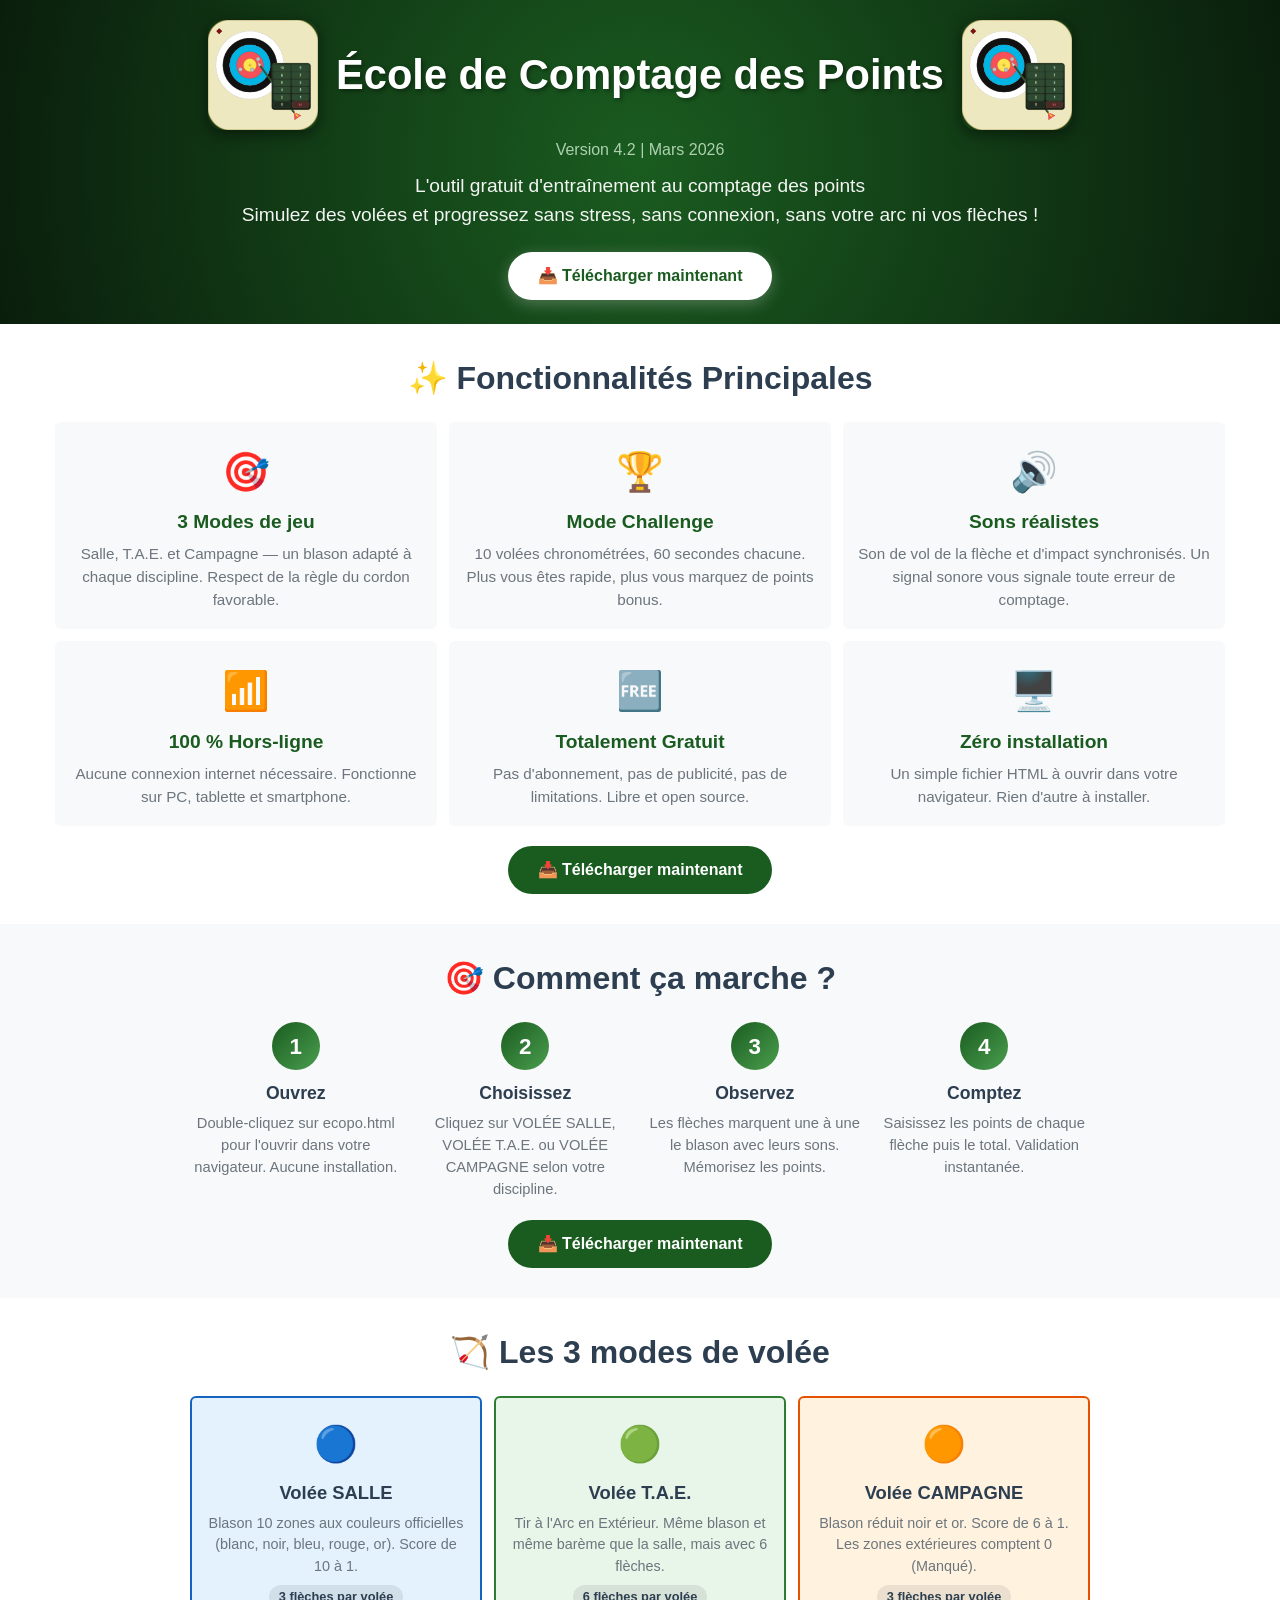
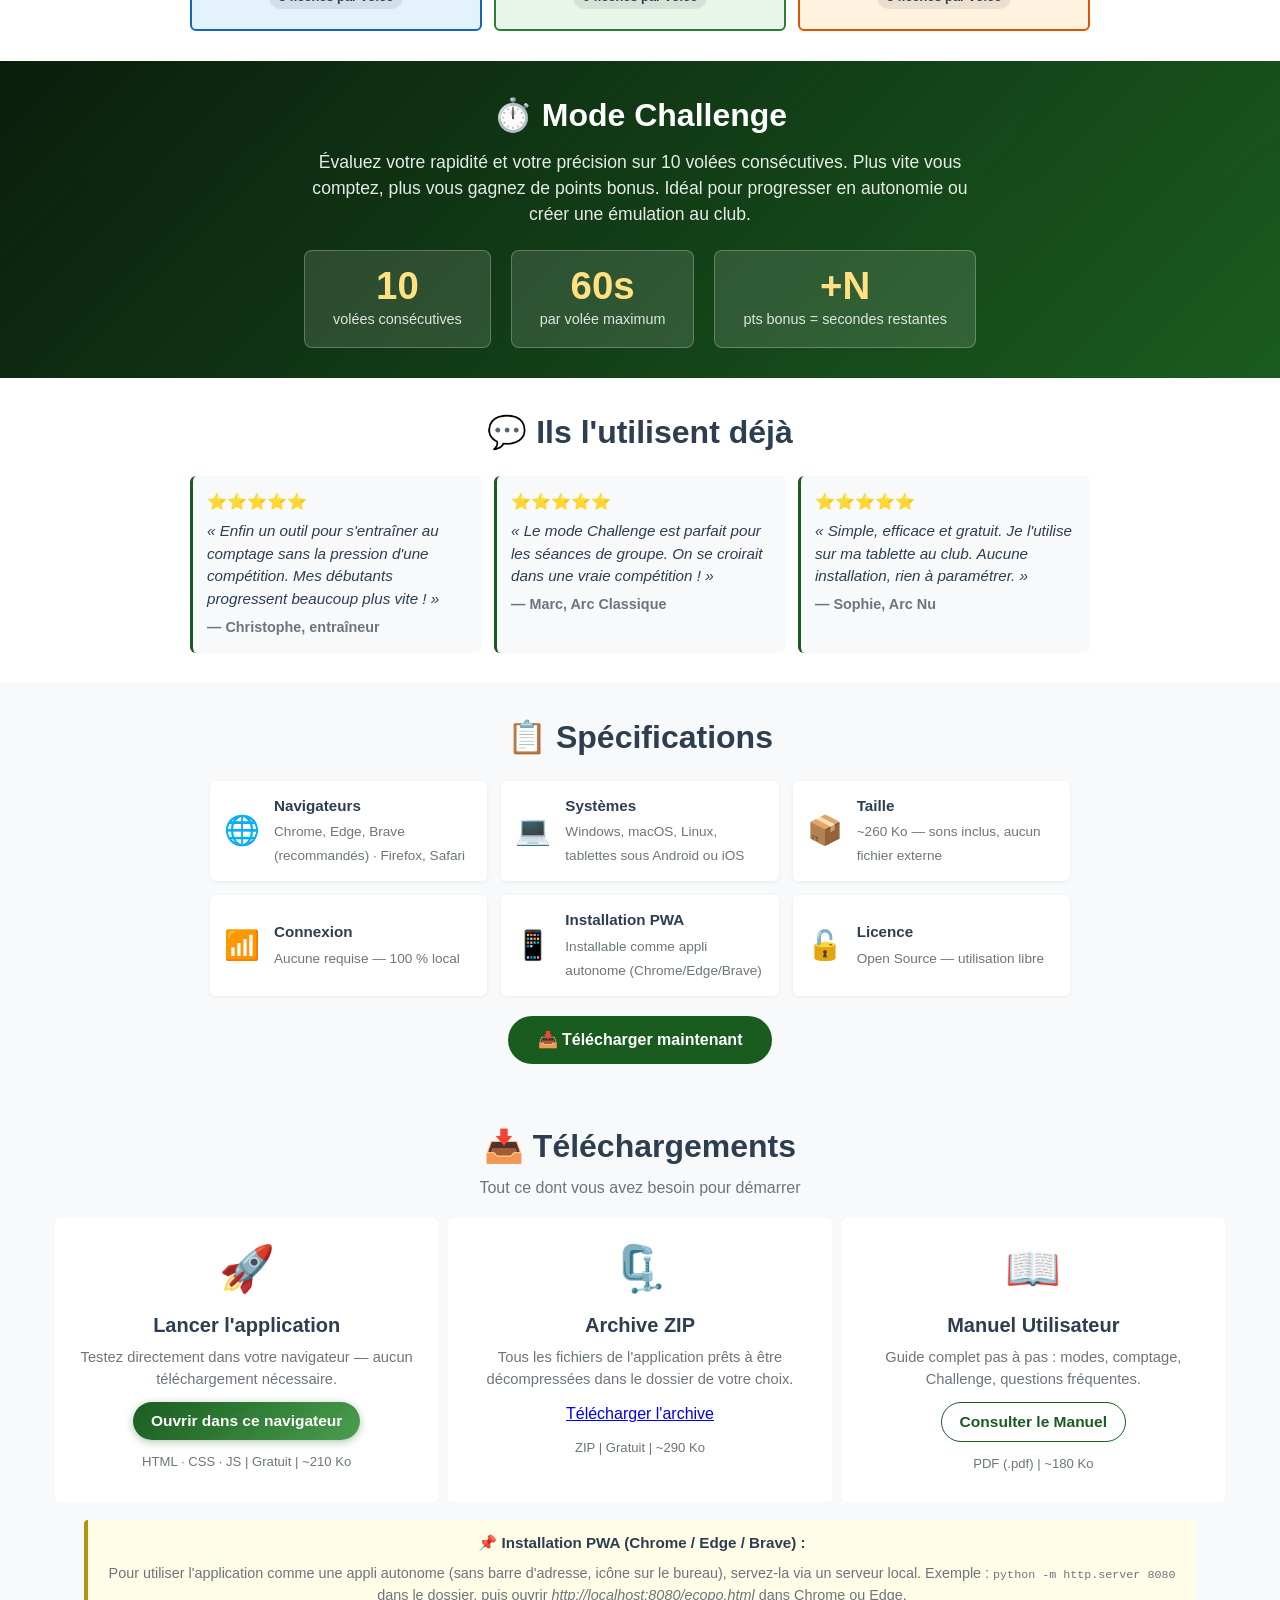
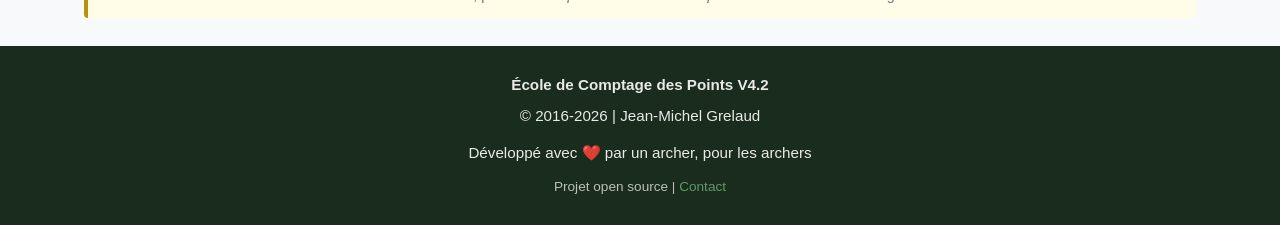
<file: index.html>
<!DOCTYPE html>
<html lang="fr">
<head>
<meta charset="UTF-8">
<meta name="viewport" content="width=device-width, initial-scale=1">
<meta name="description" content="École de Comptage des Points - L'outil gratuit d'entraînement au comptage des points en cible. Sans vous déplacer vers un lieu d'entraînement, sans monter votre arc, sans tirez une flèche. Simulez des volées et progressez sans stress.">
<link rel="icon" href="./icon-192.png" type="image/png">
<title>École de Comptage des Points - L'outil gratuit pour archers</title>
<style>
* { margin:0; padding:0; box-sizing:border-box; }
:root {
    --primary:      #1a5c20;
    --primary-dark: #0a1e0c;
    --secondary:    #4a9e4e;
    --accent:       #B8920A;
    --text:         #2c3e50;
    --text-light:   #6c757d;
    --bg-light:     #f8f9fa;
}
body { font-family:'Segoe UI',Tahoma,Geneva,Verdana,sans-serif; line-height:1.5; color:var(--text); }
.container { max-width:1200px; margin:0 auto; padding:0 15px; }

/* HEADER */
header {
    background: radial-gradient(circle, var(--primary) 0%, var(--primary-dark) 100%);
    color:white; padding:20px 15px 24px; text-align:center;
    box-shadow:0 4px 20px rgba(0,0,0,0.3);
}
header h1 {
    font-size:2.6em; margin-bottom:8px;
    text-shadow:2px 2px 4px rgba(0,0,0,0.4);
    display:flex; align-items:center; justify-content:center; gap:18px; flex-wrap:wrap;
}
header h1 img { border-radius:14px; box-shadow:0 4px 16px rgba(0,0,0,0.5); flex-shrink:0; }
header .version { font-size:1em; opacity:.85; margin-bottom:10px; color:#c8e6c9; }
header .tagline  { font-size:1.2em; margin-top:10px; font-weight:300; opacity:.95; }
header .cta-header { margin-top:22px; }
header .btn-header {
    display:inline-block; background:white; color:var(--primary);
    padding:12px 30px; border-radius:50px; text-decoration:none;
    font-weight:bold; font-size:1em; transition:all .3s;
    box-shadow:0 4px 15px rgba(255,255,255,.25);
}
header .btn-header:hover { transform:scale(1.05); box-shadow:0 6px 20px rgba(255,255,255,.45); }

/* SECTIONS COMMUNES */
.features-section { background:white;        padding:30px 15px; }
.how-it-works      { background:var(--bg-light); padding:30px 15px; }
.modes-section     { background:white;        padding:30px 15px; }
.specs             { background:var(--bg-light); padding:30px 15px; }
.testimonials      { background:white;        padding:30px 15px; text-align:center; }
section h2 { text-align:center; font-size:2em; margin-bottom:20px; color:var(--text); }

/* FEATURES */
.features-grid { display:grid; grid-template-columns:repeat(3,1fr); gap:12px; }
.feature-card {
    background:var(--bg-light); padding:18px 14px; border-radius:6px;
    text-align:center; transition:transform .3s; border-top:3px solid transparent;
}
.feature-card:hover { transform:translateY(-4px); box-shadow:0 4px 14px rgba(0,0,0,.1); border-top-color:var(--secondary); }
.feature-icon { font-size:2.4em; margin-bottom:8px; }
.feature-card h3 { font-size:1.2em; margin-bottom:6px; color:var(--primary); }
.feature-card p  { color:var(--text-light); font-size:.95em; }

/* HOW IT WORKS */
.steps { display:grid; grid-template-columns:repeat(auto-fit,minmax(130px,1fr)); gap:18px; max-width:900px; margin:0 auto; }
.step { text-align:center; }
.step-number {
    display:inline-flex; align-items:center; justify-content:center;
    width:48px; height:48px; margin-bottom:10px;
    background:linear-gradient(135deg,var(--primary),var(--secondary));
    color:white; border-radius:50%; font-size:1.4em; font-weight:bold;
}
.step h3 { font-size:1.1em; margin-bottom:5px; color:var(--text); }
.step p  { color:var(--text-light); font-size:.92em; }

/* MODES */
.modes-grid { display:grid; grid-template-columns:repeat(3,1fr); gap:12px; max-width:900px; margin:0 auto; }
.mode-card { padding:20px 14px; border-radius:6px; text-align:center; border:2px solid transparent; }
.mode-card.salle    { background:#e3f2fd; border-color:#1565c0; }
.mode-card.tae      { background:#e8f5e9; border-color:#2e7d32; }
.mode-card.campagne { background:#fff3e0; border-color:#e65100; }
.mode-card .mode-icon { font-size:2.2em; margin-bottom:8px; }
.mode-card h3 { font-size:1.15em; font-weight:700; margin-bottom:6px; color:var(--text); }
.mode-card p  { color:var(--text-light); font-size:.9em; line-height:1.5; }
.mode-badge {
    display:inline-block; margin-top:8px; padding:2px 10px;
    border-radius:12px; font-size:.8em; font-weight:bold;
    background:rgba(0,0,0,.08); color:var(--text);
}

/* CHALLENGE */
.challenge-section {
    background:linear-gradient(135deg,var(--primary-dark),var(--primary));
    color:white; padding:30px 15px; text-align:center;
}
.challenge-section h2 { font-size:2em; margin-bottom:10px; color:white; }
.challenge-section > .container > p { font-size:1.1em; margin-bottom:0; opacity:.9; max-width:680px; margin-left:auto; margin-right:auto; }
.challenge-grid { display:flex; gap:20px; justify-content:center; flex-wrap:wrap; margin-top:22px; }
.challenge-stat {
    background:rgba(255,255,255,.12); border:1px solid rgba(255,255,255,.25);
    border-radius:8px; padding:16px 28px;
}
.challenge-stat .num { font-size:2.4em; font-weight:900; color:#ffe082; line-height:1; }
.challenge-stat .lbl { font-size:.9em; opacity:.85; margin-top:4px; }

/* SPECS */
.specs-grid { display:grid; grid-template-columns:repeat(auto-fit,minmax(220px,1fr)); gap:14px; max-width:860px; margin:0 auto; }
.spec-item { display:flex; align-items:center; gap:14px; padding:14px; background:white; border-radius:6px; box-shadow:0 1px 4px rgba(0,0,0,.06); }
.spec-icon  { font-size:1.8em; flex-shrink:0; }
.spec-text strong { display:block; color:var(--text); font-size:.95em; margin-bottom:2px; }
.spec-text span   { color:var(--text-light); font-size:.85em; }

/* TESTIMONIALS */
.testimonials-grid { display:grid; grid-template-columns:repeat(auto-fit,minmax(270px,1fr)); gap:12px; max-width:900px; margin:0 auto; }
.testimonial { background:var(--bg-light); padding:14px; border-radius:6px; border-left:3px solid var(--primary); text-align:left; }
.testimonial-stars  { color:#ffc107; margin-bottom:6px; }
.testimonial-text   { font-style:italic; font-size:.95em; color:var(--text); margin-bottom:6px; }
.testimonial-author { color:var(--text-light); font-weight:bold; font-size:.9em; }

/* DOWNLOADS */
.download-section { background:var(--bg-light); padding:28px 15px; text-align:center; }
.download-section h2  { font-size:2em; color:var(--text); margin-bottom:6px; }
.download-section > .container > p { font-size:1em; color:var(--text-light); margin-bottom:18px; }
.download-grid { display:grid; grid-template-columns:repeat(auto-fit,minmax(180px,1fr)); gap:10px; margin-top:10px; }
.download-card { background:white; padding:16px 10px; border-radius:5px; transition:all .3s; border:1px solid transparent; }
.download-card:hover { transform:translateY(-5px); box-shadow:0 4px 14px rgba(0,0,0,.12); border-color:var(--primary); }
.download-card-icon { font-size:2.8em; margin-bottom:8px; }
.download-card h3   { font-size:1.25em; margin-bottom:6px; color:var(--text); }
.download-card p    { color:var(--text-light); margin-bottom:12px; font-size:.92em; }
.download-wrapper   { display:flex; flex-direction:column; align-items:center; gap:8px; }
.download-btn {
    display:inline-block; background:linear-gradient(135deg,var(--primary),var(--secondary));
    color:white; padding:7px 18px; border-radius:25px; text-decoration:none;
    font-weight:bold; font-size:.97em; transition:all .3s;
    box-shadow:0 2px 8px rgba(26,92,32,.35); cursor:pointer; border:none;
}
.download-btn:hover { transform:scale(1.05); box-shadow:0 3px 12px rgba(26,92,32,.55); }
.download-btn.secondary { background:white; color:var(--primary); border:1px solid var(--primary); box-shadow:none; }
.download-btn.secondary:hover { background:var(--primary); color:white; }
.note-box { max-width:95%; margin:18px auto 0; padding:12px 16px; background:#fffde7; border-left:4px solid var(--accent); border-radius:4px; text-align:center; }
.note-box p          { margin:0; color:var(--text); font-size:.95em; }
.note-box p + p      { margin-top:8px; color:var(--text-light); font-size:.9em; }
.btn-section { display:inline-block; background:var(--primary); color:white; padding:12px 30px; border-radius:50px; text-decoration:none; font-weight:bold; font-size:1em; transition:all .3s; margin-top:20px; }
.btn-section:hover { transform:scale(1.05); }

/* FOOTER */
footer { background:#1a2c1d; color:white; padding:20px 15px; text-align:center; }
footer p     { margin:8px 0; opacity:.9; font-size:.95em; }
footer a     { color:#81c784; text-decoration:none; }
footer a:hover { text-decoration:underline; }

/* RESPONSIVE */
@media (max-width:768px) {
    header h1 { font-size:1.8em; }
    header .tagline { font-size:1em; }
    .features-grid, .modes-grid { grid-template-columns:1fr; }
    .download-grid { grid-template-columns:repeat(auto-fit,minmax(140px,1fr)); }
}
</style>
</head>
<body>

<header>
    <h1>
        <img src="./icon-192.png" alt="EcCoPo" width="110" height="110">
        École de Comptage des Points
        <img src="./icon-192.png" alt="EcCoPo" width="110" height="110">
    </h1>
    <div class="version">Version 4.2 | Mars 2026</div>
    <p class="tagline">
        L'outil gratuit d'entraînement au comptage des points<br>
        Simulez des volées et progressez sans stress, sans connexion, sans votre arc ni vos flèches !
    </p>
    <div class="cta-header">
        <a class="btn-header" href="./#telechargements">📥 Télécharger maintenant</a>
    </div>
</header>

<section class="features-section">
    <div class="container">
        <h2>✨ Fonctionnalités Principales</h2>
        <div class="features-grid">
            <div class="feature-card">
                <div class="feature-icon">🎯</div>
                <h3>3 Modes de jeu</h3>
                <p>Salle, T.A.E. et Campagne — un blason adapté à chaque discipline. Respect de la règle du cordon favorable.</p>
            </div>
            <div class="feature-card">
                <div class="feature-icon">🏆</div>
                <h3>Mode Challenge</h3>
                <p>10 volées chronométrées, 60 secondes chacune. Plus vous êtes rapide, plus vous marquez de points bonus.</p>
            </div>
            <div class="feature-card">
                <div class="feature-icon">🔊</div>
                <h3>Sons réalistes</h3>
                <p>Son de vol de la flèche et d'impact synchronisés. Un signal sonore vous signale toute erreur de comptage.</p>
            </div>
            <div class="feature-card">
                <div class="feature-icon">📶</div>
                <h3>100 % Hors-ligne</h3>
                <p>Aucune connexion internet nécessaire. Fonctionne sur PC, tablette et smartphone.</p>
            </div>
            <div class="feature-card">
                <div class="feature-icon">🆓</div>
                <h3>Totalement Gratuit</h3>
                <p>Pas d'abonnement, pas de publicité, pas de limitations. Libre et open source.</p>
            </div>
            <div class="feature-card">
                <div class="feature-icon">🖥️</div>
                <h3>Zéro installation</h3>
                <p>Un simple fichier HTML à ouvrir dans votre navigateur. Rien d'autre à installer.</p>
            </div>
        </div>
        <div style="text-align:center">
            <a href="./#telechargements" class="btn-section">📥 Télécharger maintenant</a>
        </div>
    </div>
</section>

<section class="how-it-works">
    <div class="container">
        <h2>🎯 Comment ça marche ?</h2>
        <div class="steps">
            <div class="step">
                <div class="step-number">1</div>
                <h3>Ouvrez</h3>
                <p>Double-cliquez sur ecopo.html pour l'ouvrir dans votre navigateur. Aucune installation.</p>
            </div>
            <div class="step">
                <div class="step-number">2</div>
                <h3>Choisissez</h3>
                <p>Cliquez sur VOLÉE SALLE, VOLÉE T.A.E. ou VOLÉE CAMPAGNE selon votre discipline.</p>
            </div>
            <div class="step">
                <div class="step-number">3</div>
                <h3>Observez</h3>
                <p>Les flèches marquent une à une le blason avec leurs sons. Mémorisez les points.</p>
            </div>
            <div class="step">
                <div class="step-number">4</div>
                <h3>Comptez</h3>
                <p>Saisissez les points de chaque flèche puis le total. Validation instantanée.</p>
            </div>
        </div>
        <div style="text-align:center">
            <a href="./#telechargements" class="btn-section">📥 Télécharger maintenant</a>
        </div>
    </div>
</section>

<section class="modes-section">
    <div class="container">
        <h2>🏹 Les 3 modes de volée</h2>
        <div class="modes-grid">
            <div class="mode-card salle">
                <div class="mode-icon">🔵</div>
                <h3>Volée SALLE</h3>
                <p>Blason 10 zones aux couleurs officielles (blanc, noir, bleu, rouge, or). Score de 10 à 1.</p>
                <span class="mode-badge">3 flèches par volée</span>
            </div>
            <div class="mode-card tae">
                <div class="mode-icon">🟢</div>
                <h3>Volée T.A.E.</h3>
                <p>Tir à l'Arc en Extérieur. Même blason et même barème que la salle, mais avec 6 flèches.</p>
                <span class="mode-badge">6 flèches par volée</span>
            </div>
            <div class="mode-card campagne">
                <div class="mode-icon">🟠</div>
                <h3>Volée CAMPAGNE</h3>
                <p>Blason réduit noir et or. Score de 6 à 1. Les zones extérieures comptent 0 (Manqué).</p>
                <span class="mode-badge">3 flèches par volée</span>
            </div>
        </div>
    </div>
</section>

<section class="challenge-section">
    <div class="container">
        <h2>⏱️ Mode Challenge</h2>
        <p>Évaluez votre rapidité et votre précision sur 10 volées consécutives. Plus vite vous comptez, plus vous gagnez de points bonus. Idéal pour progresser en autonomie ou créer une émulation au club.</p>
        <div class="challenge-grid">
            <div class="challenge-stat">
                <div class="num">10</div>
                <div class="lbl">volées consécutives</div>
            </div>
            <div class="challenge-stat">
                <div class="num">60s</div>
                <div class="lbl">par volée maximum</div>
            </div>
            <div class="challenge-stat">
                <div class="num">+N</div>
                <div class="lbl">pts bonus = secondes restantes</div>
            </div>
        </div>
    </div>
</section>

<section class="testimonials">
    <div class="container">
        <h2>💬 Ils l'utilisent déjà</h2>
        <div class="testimonials-grid">
            <div class="testimonial">
                <div class="testimonial-stars">⭐⭐⭐⭐⭐</div>
                <p class="testimonial-text">« Enfin un outil pour s'entraîner au comptage sans la pression d'une compétition. Mes débutants progressent beaucoup plus vite ! »</p>
                <p class="testimonial-author">— Christophe, entraîneur</p>
            </div>
            <div class="testimonial">
                <div class="testimonial-stars">⭐⭐⭐⭐⭐</div>
                <p class="testimonial-text">« Le mode Challenge est parfait pour les séances de groupe. On se croirait dans une vraie compétition ! »</p>
                <p class="testimonial-author">— Marc, Arc Classique</p>
            </div>
            <div class="testimonial">
                <div class="testimonial-stars">⭐⭐⭐⭐⭐</div>
                <p class="testimonial-text">« Simple, efficace et gratuit. Je l'utilise sur ma tablette au club. Aucune installation, rien à paramétrer. »</p>
                <p class="testimonial-author">— Sophie, Arc Nu</p>
            </div>
        </div>
    </div>
</section>

<section class="specs">
    <div class="container">
        <h2>📋 Spécifications</h2>
        <div class="specs-grid">
            <div class="spec-item">
                <div class="spec-icon">🌐</div>
                <div class="spec-text">
                    <strong>Navigateurs</strong>
                    <span>Chrome, Edge, Brave (recommandés) · Firefox, Safari</span>
                </div>
            </div>
            <div class="spec-item">
                <div class="spec-icon">💻</div>
                <div class="spec-text">
                    <strong>Systèmes</strong>
                    <span>Windows, macOS, Linux, tablettes sous Android ou iOS</span>
                </div>
            </div>
            <div class="spec-item">
                <div class="spec-icon">📦</div>
                <div class="spec-text">
                    <strong>Taille</strong>
                    <span>~260 Ko — sons inclus, aucun fichier externe</span>
                </div>
            </div>
            <div class="spec-item">
                <div class="spec-icon">📶</div>
                <div class="spec-text">
                    <strong>Connexion</strong>
                    <span>Aucune requise — 100 % local</span>
                </div>
            </div>
            <div class="spec-item">
                <div class="spec-icon">📱</div>
                <div class="spec-text">
                    <strong>Installation PWA</strong>
                    <span>Installable comme appli autonome (Chrome/Edge/Brave)</span>
                </div>
            </div>
            <div class="spec-item">
                <div class="spec-icon">🔓</div>
                <div class="spec-text">
                    <strong>Licence</strong>
                    <span>Open Source — utilisation libre</span>
                </div>
            </div>
        </div>
        <div style="text-align:center">
            <a href="./#telechargements" class="btn-section">📥 Télécharger maintenant</a>
        </div>
    </div>
</section>

<section class="download-section" id="telechargements">
    <div class="container">
        <h2>📥 Téléchargements</h2>
        <p>Tout ce dont vous avez besoin pour démarrer</p>
        <div class="download-grid">

            <div class="download-card">
                <div class="download-card-icon">🚀</div>
                <h3>Lancer l'application</h3>
                <p>Testez directement dans votre navigateur — aucun téléchargement nécessaire.</p>
                <div class="download-wrapper">
                    <a href="./ecopo.html" class="download-btn btn-counter" data-gc-id="ecopo-man">Ouvrir dans ce navigateur</a>
                </div>
                <p style="font-size:.82em; margin-top:12px; color:var(--text-light)">HTML · CSS · JS | Gratuit | ~210 Ko</p>
            </div>

            <div class="download-card">
                <div class="download-card-icon">🗜️</div>
                <h3>Archive ZIP</h3>
                <p>Tous les fichiers de l'application prêts à être décompressées dans le dossier de votre choix.</p>
                <div class="download-wrapper">
                    <a href="./EcCoPo_V4.2.zip" cclass="download-btn secondary btn-counter" data-gc-id="ecopo-zip">Télécharger l'archive</a>
                </div>
                <p style="font-size:.82em; margin-top:12px; color:var(--text-light)">ZIP | Gratuit | ~290 Ko</p>
            </div>

            <div class="download-card">
                <div class="download-card-icon">📖</div>
                <h3>Manuel Utilisateur</h3>
                <p>Guide complet pas à pas : modes, comptage, Challenge, questions fréquentes.</p>
                <div class="download-wrapper">
                    <a href="./EcCoPo_Manuel_Utilisateur.pdf" target="_blank" class="download-btn secondary btn-counter" data-gc-id="ecopo-man">Consulter le Manuel</a>
                </div>
                <p style="font-size:.82em; margin-top:12px; color:var(--text-light)">PDF (.pdf) | ~180 Ko</p>
            </div>

        </div>

        <div class="note-box">
            <p><strong>📌 Installation PWA (Chrome / Edge / Brave) :</strong></p>
            <p>Pour utiliser l'application comme une appli autonome (sans barre d'adresse, icône sur le bureau), servez-la via un serveur local. Exemple : <code>python -m http.server 8080</code> dans le dossier, puis ouvrir <em>http://localhost:8080/ecopo.html</em> dans Chrome ou Edge.</p>
        </div>
    </div>
</section>
    
<script data-goatcounter="https://jgrmiroirvideo.goatcounter.com/count" async src="//gc.zgo.at/count.js"></script>

<script>
    document.addEventListener('click', function(e) {
        // On cherche si on a cliqué sur un élément avec la classe btn-counter
        const btn = e.target.closest('.btn-counter');
        if (btn) {
            const key = btn.getAttribute('data-gc-id');
            
            // Envoi de l'événement à GoatCounter
            if (window.goatcounter && window.goatcounter.count) {
                window.goatcounter.count({
                    path: key,
                    title: 'Clic: ' + key,
                    event: true
                });
            }
        }
    });
</script>
<footer>
    <div class="container">
        <p><strong>École de Comptage des Points V4.2</strong></p>
        <p>© 2016-2026 | Jean-Michel Grelaud</p>
        <p style="margin-top:14px">Développé avec ❤️ par un archer, pour les archers</p>
        <p style="margin-top:12px; font-size:.85em; opacity:.7">
            Projet open source | <a href="mailto:jeanmichel.grelaud+ecopo@gmail.com">Contact</a>
        </p>
    </div>
</footer>

</body>
</html>
</file>
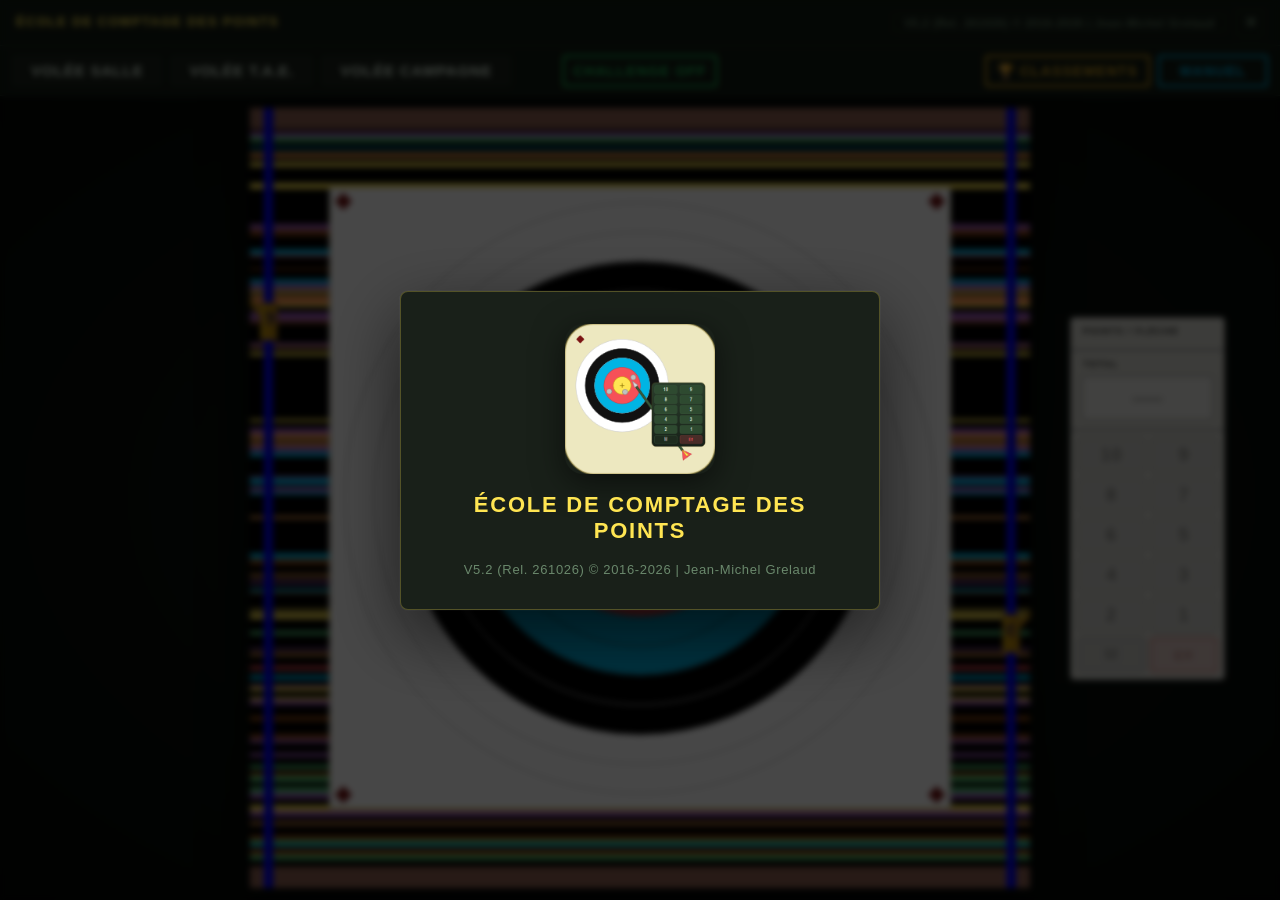
<file: ecopo.html>
<!DOCTYPE html>
<html lang="fr">
<head>
  <meta charset="UTF-8">
  <meta name="viewport" content="width=device-width, initial-scale=1.0">
  <title>École de Comptage des Points</title>

  <!-- ── PWA ──────────────────────────────────────────────── -->
  <link rel="manifest" href="manifest.json">
  <meta name="theme-color" content="#0a110c">
  <meta name="mobile-web-app-capable" content="yes">
  <!-- Apple / Safari -->
  <meta name="apple-mobile-web-app-capable" content="yes">
  <meta name="apple-mobile-web-app-status-bar-style" content="black-translucent">
  <meta name="apple-mobile-web-app-title" content="ComptagePoints">
  <link rel="apple-touch-icon" href="icon-180.png">
  <!-- Icône générique -->
  <link rel="icon" type="image/png" sizes="192x192" href="icon-192.png">

  <link rel="stylesheet" href="styles.css">
</head>
<body>

  <!-- ── Header ────────────────────────────────── -->
  <header class="app-header">
    <div class="header-title">
      <span class="app-name">École de Comptage des Points</span>
    </div>
    <div class="header-right">
      <span class="version-tag">V5.2 (Rel. 261026) © 2016-2026 | Jean-Michel Grelaud</span>
      <button id="btnClose" class="btn-close" title="Fermer l'application">✕</button>
    </div>
  </header>

  <!-- ── Mode bar ──────────────────────────────── -->
  <div class="mode-bar">
    <button id="btnSALLE"    class="btn-mode">Volée SALLE</button>
    <button id="btnTAE"      class="btn-mode">Volée T.A.E.</button>
    <button id="btnCAMPAGNE" class="btn-mode">Volée CAMPAGNE</button>
    <div class="spacer"></div>
    <button id="btnCLASSEMENTS" class="btn-classements" title="Classements du club">🏆 Classements</button>
    <button id="btnJEU" class="btn-challenge">Challenge OFF</button>
    <button id="btnMANUEL" class="btn-manuel" title="Manuel d'utilisation (PDF)">Manuel</button>
  </div>

  <!-- ── Arena ─────────────────────────────────── -->
  <main class="arena">

    <div class="target-wrapper">
      <canvas id="targetCanvas"></canvas>
      <div id="flashOverlay" class="flash-overlay"></div>
      <div id="timerDisplay" class="timer-overlay hidden">60</div>
    </div>

    <aside class="side-panel">

      <div class="arrows-section">
        <div class="section-label">Points / Flèche</div>
        <div id="arrowPoints" class="arrow-list"></div>
      </div>

      <div class="total-section">
        <label class="section-label" for="total">TOTAL</label>
        <input type="text" id="total" inputmode="numeric"
               placeholder="—" disabled autocomplete="off">
      </div>

      <div class="keyboard-section">
        <div id="keyGrid" class="key-grid"></div>
        <div id="roundLabel" class="round-label hidden"></div>
        <div id="popup" class="popup hidden"></div>
      </div>

    </aside>
  </main>

  <!-- ── Splash screen ─────────────────────────── -->
  <div id="splashOverlay" class="modal-overlay">
    <div class="modal splash-modal">
      <img src="icon-192.png" alt="EcCoPo" width="150" height="150" class="splash-icon">
      <p class="splash-title">École de Comptage des Points</p>
      <p class="splash-copy">V5.2 (Rel. 261026) © 2016-2026 | Jean-Michel Grelaud</p>
    </div>
  </div>
  <div id="modalOverlay" class="modal-overlay hidden">
    <div class="modal">
      <div class="modal-icon"><img src="icon-192.png" alt="EcCoPo" width="64" height="64"></div>
      <p  id="modalTitle"></p>
      <pre id="modalMsg"></pre>
      <button id="modalOK">OK</button>
    </div>
  </div>

  <!-- ── Modale Classements (3 colonnes) ─────────── -->
  <div id="classementsOverlay" class="modal-overlay hidden">
    <div class="modal modal-classements">
      <div class="modal-icon">🏆</div>
      <p class="player-title">Classements du Challenge</p>
      <p class="player-sub" id="classementsSub">Top Ten</p>
      <div id="classementsGrid" class="classements-grid"></div>
      <button id="classementsOK">Fermer</button>
    </div>
  </div>

  <!-- ── Modale identification joueur (Challenge) ── -->
  <div id="playerOverlay" class="modal-overlay hidden">
    <div class="modal modal-player">
      <div class="modal-icon">🏹</div>
      <p class="player-title">Nouveau Challenge !</p>
      <p class="player-sub">Avant de commencer, identifie-toi :</p>
      <div class="player-form">
        <div id="playerArcherWrap" class="hidden">
          <label for="playerArcher">Archers du club</label>
          <select id="playerArcher">
            <option value="">— Sélectionner un archer —</option>
          </select>
        </div>
        <label for="playerPrenom">Prénom</label>
        <input type="text" id="playerPrenom" autocomplete="off" autocapitalize="words">
        <label for="playerNom">Nom</label>
        <input type="text" id="playerNom" autocomplete="off" autocapitalize="words">
        <label for="playerLicence">N° de licence</label>
        <input type="text" id="playerLicence" inputmode="numeric" autocomplete="off">
      </div>
      <div class="modal-buttons">
        <button id="playerOK">C'est parti !</button>
        <button id="playerCancel">Annuler</button>
      </div>
    </div>
  </div>

  <!-- ── Modale confirmation fermeture ─────────── -->
  <div id="confirmOverlay" class="modal-overlay hidden">
    <div class="modal modal-confirm">
      <div class="modal-icon">❓</div>
      <p id="confirmMsg">Confirmez-vous la fermeture de l'application ?</p>
      <div class="modal-buttons">
        <button id="confirmYes">Oui</button>
        <button id="confirmNo">Non</button>
      </div>
    </div>
  </div>

  <script src="target.js"></script>
  <script src="sounds.js"></script>
  <script src="app.js"></script>

  <!-- ── Enregistrement du Service Worker ──────── -->
  <script>
    if ('serviceWorker' in navigator) {
      window.addEventListener('load', () => {
        navigator.serviceWorker.register('./sw.js')
          .then(reg => console.log('[SW] Enregistré :', reg.scope))
          .catch(err => console.warn('[SW] Échec :', err));
      });
    }
  </script>

</body>
</html>
</file>
<file: styles.css>
/* ================================================================
   Archers de Laillé — Entraînement au comptage des points
   styles.css — V5.0 Web Port
   (c) 2016/2020 Jean-Michel Grelaud  |  portage web 2026
   ================================================================ */

/* ── Variables ───────────────────────────────────────────────── */
:root {
  --bg-deep:     #0a110c;
  --bg-panel:    #111a12;
  --bg-card:     #192019;
  --bg-input:    #0c130d;
  --accent:      #ffe552;
  --accent-red:  #f65058;
  --accent-blue: #00b4e4;
  --correct:     #22c55e;
  --error:       #f65058;
  --text:        #ddeedd;
  --text-dim:    #6a886c;
  --border:      #243226;
  --key-bg:      #1e2b1e;
  --key-hover:   #2e3e2e;
  /* Polices système — pas de dépendance réseau
     --font-ui  : condensée, lisible, style "interface sportive"
     --font-body: propre et neutre pour le corps               */
  --font-ui:   "Arial Narrow", "Segoe UI", Tahoma, Arial, sans-serif;
  --font-body: "Segoe UI", system-ui, -apple-system, Arial, sans-serif;
}

/* ── Reset ───────────────────────────────────────────────────── */
*, *::before, *::after { box-sizing: border-box; margin: 0; padding: 0; }

html, body {
  height: 100%;
  overflow: hidden;
  background: var(--bg-deep);
  color: var(--text);
  font-family: var(--font-body);
}

/* ── Header ──────────────────────────────────────────────────── */
.app-header {
  display: flex;
  align-items: center;
  justify-content: space-between;
  height: 46px;
  padding: 0 16px;
  background: var(--bg-panel);
  border-bottom: 1px solid var(--border);
  flex-shrink: 0;
}
.header-title {
  display: flex;
  flex-direction: column;
  line-height: 1.1;
}
.app-name {
  font-family: var(--font-ui);
  font-weight: 700;
  font-size: 13px;
  letter-spacing: 0.1em;
  text-transform: uppercase;
  color: var(--accent);
}
.version-tag {
  font-family: var(--font-ui);
  font-size: 11px;
  font-weight: 600;
  color: var(--text-dim);
  border: 1px solid var(--border);
  padding: 2px 10px;
  border-radius: 2px;
  letter-spacing: 0.06em;
}

/* ── Mode bar ────────────────────────────────────────────────── */
.mode-bar {
  display: flex;
  align-items: center;
  gap: 8px;
  height: 50px;
  padding: 0 12px;
  background: var(--bg-panel);
  border-bottom: 1px solid var(--border);
  flex-shrink: 0;
  position: relative;   /* contexte pour btn-challenge absolu */
}
.spacer { flex: 1; }

.btn-mode {
  font-family: var(--font-ui);
  font-weight: 600;
  font-size: 15px;
  letter-spacing: 0.05em;
  text-transform: uppercase;
  padding: 6px 18px;
  background: var(--bg-card);
  color: var(--text);
  border: 1px solid var(--border);
  border-radius: 3px;
  cursor: pointer;
  transition: background 0.14s, border-color 0.14s, color 0.14s;
}
.btn-mode:hover:not(:disabled) {
  background: var(--key-hover);
  border-color: var(--accent);
  color: var(--accent);
}
.btn-mode:disabled { opacity: 0.32; cursor: default; }
.btn-mode.active-salle   { border-color: var(--accent-blue); color: var(--accent-blue); }
.btn-mode.active-tae     { border-color: var(--accent-red);  color: var(--accent-red);  }
.btn-mode.active-campagne{ border-color: var(--accent);      color: var(--accent);      }

.btn-challenge {
  font-family: var(--font-ui);
  font-weight: 700;
  font-size: 14px;
  letter-spacing: 0.08em;
  text-transform: uppercase;
  width: 155px;
  padding: 6px 0;
  background: transparent;
  color: var(--correct);
  border: 2px solid var(--correct);
  border-radius: 3px;
  cursor: pointer;
  transition: background 0.14s, color 0.14s, border-color 0.14s;
  /* (A) Centré horizontalement dans la mode-bar */
  position: absolute;
  left: 50%;
  transform: translateX(-50%);
}
.btn-challenge:hover { background: rgba(34,197,94,0.1); }
.btn-challenge.active {
  background: var(--error);
  color: #fff;
  border-color: var(--error);
}
.btn-challenge.active:hover { background: #d94048; }

/* ── Bouton Manuel (PDF) — calé à droite de la mode-bar ─────── */
.btn-manuel {
  font-family: var(--font-ui);
  font-weight: 700;
  font-size: 14px;
  letter-spacing: 0.08em;
  text-transform: uppercase;
  width: 110px;
  padding: 6px 0;
  background: transparent;
  color: var(--accent-blue);
  border: 2px solid var(--accent-blue);
  border-radius: 3px;
  cursor: pointer;
  transition: background 0.14s, color 0.14s, border-color 0.14s;
}
.btn-manuel:hover { background: rgba(0,180,228,0.12); }

/* ── Bouton Classements (GS) — à côté du bouton Challenge ────── */
.btn-classements {
  font-family: var(--font-ui);
  font-weight: 700;
  font-size: 14px;
  letter-spacing: 0.08em;
  text-transform: uppercase;
  padding: 6px 10px;
  background: transparent;
  color: #d9a521;
  border: 2px solid #d9a521;
  border-radius: 3px;
  cursor: pointer;
  transition: background 0.14s, color 0.14s, border-color 0.14s;
}
.btn-classements:hover { background: rgba(217,165,33,0.12); }

/* ── Modale Classements : 3 colonnes côte à côte ────────────── */
.modal.modal-classements {
  width: max-content;                 /* la carte épouse la largeur des 3 colonnes */
  max-width: calc(100vw - 32px);      /* sans jamais dépasser la fenêtre */
  height: 90%;                        /* hauteur de la modale (demande du 26/10 : 95 % puis 90 %) */
  display: flex;
  flex-direction: column;             /* titre en haut, Fermer en bas, grille au milieu */
  overflow: hidden;                   /* l'ascenseur vit dans la grille */
}
.classements-grid {
  display: grid;
  grid-template-columns: repeat(3, max-content);   /* 3 colonnes, largeur de contenu */
  gap: 16px;
  margin: 10px 0 20px;
  padding-right: 16px;   /* l'ascenseur ne chevauche plus la dernière colonne */
  flex: 1 1 auto;         /* la grille occupe l'espace entre titre et bouton */
  min-height: 0;          /* obligatoire pour que l'ascenseur fonctionne en flex */
  overflow: auto;         /* ascenseurs vertical et horizontal */
  text-align: left;
}
.classements-col h4 {
  font-family: var(--font-ui);
  font-size: 13px;
  letter-spacing: 0.06em;
  text-transform: uppercase;
  color: var(--accent-blue);
  border-bottom: 1px solid rgba(255,255,255,0.25);
  padding-top: 4px;
  padding-bottom: 4px;
  margin-bottom: 6px;
  position: sticky;       /* le titre reste visible pendant le défilement */
  top: 0;
  z-index: 1;
  background: var(--bg-card);   /* opaque : masque les lignes qui passent dessous */
}
.classements-col h4 .classements-date {
  display: block;
  font-size: 10px;
  font-weight: 500;
  letter-spacing: 0.02em;
  text-transform: none;
  color: var(--text-dim);
  padding-top: 2px;
}
.classements-col ul { list-style: none; margin: 0; padding: 0; }
.classements-col li {
  font-family: var(--font-ui);
  font-size: 14px;
  line-height: 1.5;
  padding: 2px 0;
  white-space: nowrap;
  border-bottom: 1px dotted rgba(255,255,255,0.12);
}
.classements-col li:first-child { font-weight: 700; }   /* le leader */

/* ── Médailles : or / argent / bronze, comme l'onglet Classements ── */
.classements-col li.rang-1 {
  background: #FFD700; color: #000;
  border-bottom: none; border-radius: 3px; padding: 3px 5px;
}
.classements-col li.rang-2 {
  background: #C0C0C0; color: #000;
  border-bottom: none; border-radius: 3px; padding: 3px 5px;
}
.classements-col li.rang-3 {
  background: #CD7F32; color: #000;
  border-bottom: none; border-radius: 3px; padding: 3px 5px;
}
.classements-vide { color: #999; font-style: italic; }
/* Ascenseur vertical discret dans la grille des classements */
.classements-grid::-webkit-scrollbar { width: 10px; height: 10px; }
.classements-grid::-webkit-scrollbar-track { background: transparent; }
.classements-grid::-webkit-scrollbar-thumb {
  background: rgba(255,229,82,0.35);
  border-radius: 5px;
}
@media (max-width: 600px) {
  .modal.modal-classements { width: calc(100vw - 32px); }
  .classements-grid { grid-template-columns: 1fr; }   /* empilage sur mobile */
}

/* ── Arena ───────────────────────────────────────────────────── */
.arena {
  display: flex;
  height: calc(100vh - 96px);
  overflow: hidden;
  position: relative;   /* contexte pour le positionnement absolu du panneau */
}

/* ── Target area ─────────────────────────────────────────────── */
.target-wrapper {
  position: relative;
  flex: 1;
  display: flex;
  align-items: center;
  justify-content: center;
  background: var(--bg-deep);
  padding: 12px;
  overflow: hidden;
}

/* subtle radial vignette */
.target-wrapper::before {
  content: '';
  position: absolute;
  inset: 0;
  background: radial-gradient(ellipse at center, transparent 40%, rgba(0,0,0,0.55) 100%);
  pointer-events: none;
  z-index: 1;
}

#targetCanvas {
  display: block;
  position: relative;
  z-index: 2;
  /* soft shadow that evokes a real target on a range */
  filter: drop-shadow(0 4px 24px rgba(0,0,0,0.8));
}

/* ── Timer overlay ───────────────────────────────────────────── */
.timer-overlay {
  position: absolute;
  z-index: 10;
  font-family: var(--font-ui);
  font-size: 52px;
  font-weight: 700;
  line-height: 1;
  color: var(--accent);
  text-shadow: 0 0 24px rgba(255,229,82,0.45);
  pointer-events: none;
  transition: color 0.3s, text-shadow 0.3s;
}
.timer-overlay.warning {
  color: var(--error);
  text-shadow: 0 0 24px rgba(246,80,88,0.55);
  animation: pulse-warning 0.6s ease-in-out infinite alternate;
}
@keyframes pulse-warning {
  from { opacity: 1; }
  to   { opacity: 0.35; }
}

/* ── Popup ───────────────────────────────────────────────────── */
.popup {
  position: fixed;   /* bas + gauche calés sur le blason par le script */
  max-width: 92%;
  z-index: 300;      /* au-dessus des modales (z=200) */
  padding: 8px 12px;
  border-radius: 6px;
  font-family: var(--font-ui);
  font-weight: 600;
  font-size: 12px;
  letter-spacing: 0.03em;
  text-align: center;
  white-space: normal;
  line-height: 1.35;
  pointer-events: none;
  box-shadow: 0 4px 14px rgba(0,0,0,0.35);
  transform: translate(-50%, 50%);
}
.popup.error { background: rgba(246,80,88,0.92); color: #fff; }
.popup.info  { background: rgba(0,180,228,0.88); color: #fff; }
.popup.success { background: rgba(46,164,58,0.92); color: #fff; }

/* ── Flash erreur : paille → rouge → paille, 500 ms ─────────── */
/* ── Flash overlay (au-dessus du canvas) ─────────────────────── */
.flash-overlay {
  position: absolute;
  inset: 0;
  z-index: 3;
  pointer-events: none;
  background: transparent;
}
@keyframes flash-err {
  0%   { background: transparent; }
  15%  { background: rgba(192,25,14,0.72); }
  50%  { background: rgba(212,32,16,0.65); }
  100% { background: transparent; }
}
.flash-overlay.flash-error {
  animation: flash-err 0.5s ease-out forwards;
}

/* ── Side panel — positionné dynamiquement par JS ────────────── */
.side-panel {
  position: absolute;
  width: 155px;
  background: #d8d8d0;
  border: 1px solid #888;
  border-radius: 4px;
  display: flex;
  flex-direction: column;
  z-index: 6;   /* au-dessus du canvas (z=2) et du flashOverlay (z=3) */
}

/* ── Section label ───────────────────────────────────────────── */
.section-label {
  display: block;
  font-family: var(--font-ui);
  font-size: 9px;
  font-weight: 700;
  letter-spacing: 0.14em;
  text-transform: uppercase;
  color: #222;
  padding: 8px 12px 3px;
}

/* ── Arrow fields ────────────────────────────────────────────── */
.arrows-section {
  flex-shrink: 0;
  border-bottom: 2px solid #999;
  padding-bottom: 6px;
}
.arrow-list {
  display: flex;
  flex-direction: column;
  gap: 4px;
  padding: 2px 10px 2px;
}
.arrow-field {
  display: flex;
  align-items: center;
  gap: 6px;
}
.arrow-label {
  font-family: var(--font-ui);
  font-size: 11px;
  font-weight: 700;
  color: #222;
  width: 22px;
  text-align: right;
  flex-shrink: 0;
  letter-spacing: 0.02em;
}
.point-input {
  flex: 1;
  min-width: 0;
  height: 30px;
  background: #ffffff;
  border: 2px solid #888;
  border-radius: 3px;
  color: #111;
  font-family: var(--font-ui);
  font-size: 17px;
  font-weight: 700;
  text-align: center;
  outline: none;
  transition: border-color 0.15s, color 0.15s, background 0.15s;
}
.point-input.filled {
  border-color: #b08000;
  background: #fffbe0;
  color: #7a5800;
}

/* ── Total ───────────────────────────────────────────────────── */
.total-section {
  flex-shrink: 0;
  border-bottom: 2px solid #999;
  padding-bottom: 8px;
}
#total {
  display: block;
  width: calc(100% - 20px);
  margin: 3px 10px 0;
  height: 46px;
  background: #ffffff;
  border: 2px solid #888;
  border-radius: 3px;
  color: #111;
  font-family: var(--font-ui);
  font-size: 30px;
  font-weight: 700;
  text-align: center;
  outline: none;
  caret-color: #333;
  transition: border-color 0.18s, background 0.18s, color 0.18s;
}
#total:not(:disabled):focus { border-color: #444; }
#total:disabled { opacity: 0.45; }
#total.correct {
  border-color: #1a8a3a;
  background: #eaffee;
  color: #1a6a2a;
}
#total.error {
  border-color: #cc2020;
  background: #fff0f0;
  color: #aa1010;
}

/* ── Virtual keyboard ────────────────────────────────────────── */
.keyboard-section {
  padding: 6px;
  flex-shrink: 0;
}
.key-grid {
  display: grid;
  grid-template-columns: 1fr 1fr;
  gap: 4px;
  align-content: start;
}
.round-label {
  width: fit-content;
  margin: 6px auto 0;
  padding: 3px 10px;
  border-radius: 2px;
  font-family: var(--font-ui);
  font-weight: 600;
  font-size: 12px;
  letter-spacing: 0.03em;
  text-align: center;
  color: #000000;
  background-color: #FFF8A6;   /* jaune Post-It */
  box-shadow: 2px 2px 4px rgba(0,0,0,0.25);
}
.key {
  font-family: var(--font-ui);
  font-size: 19px;
  font-weight: 700;
  background: #c0c0c0;          /* gris clair Pascal */
  color: #111;
  border: 2px solid #888;
  border-radius: 4px;
  cursor: pointer;
  height: 36px;
  display: flex;
  align-items: center;
  justify-content: center;
  transition: background 0.1s, border-color 0.1s, color 0.1s, transform 0.06s;
  letter-spacing: 0.02em;
  user-select: none;
}
.key:hover:not(:disabled) {
  background: #e8e000;
  border-color: #a08000;
  color: #333;
}
.key:active:not(:disabled) {
  transform: scale(0.92);
  background: #ffe552;
  color: #111;
  border-color: #a08000;
}
.key:disabled { opacity: 0.38; cursor: default; }

.key-m {
  background: #b0b0b0;
  color: #333;
  font-size: 16px;
  border-color: #777;
}
.key-m:hover:not(:disabled) {
  background: #ffcccc;
  border-color: #cc2020;
  color: #aa0000;
}

.key-eff {
  background: #e8b0b0;
  border-color: #cc2020;
  color: #880000;
  font-size: 13px;
  font-weight: 700;
  letter-spacing: 0.04em;
}
.key-eff:hover:not(:disabled) {
  background: #f65058;
  border-color: #aa0000;
  color: #fff;
}

/* ── Splash screen ───────────────────────────────────────────── */
.splash-modal {
  display: flex;
  flex-direction: column;
  align-items: center;
  gap: 18px;
  padding: 48px 52px;
  animation: splash-in 0.4s ease-out;
}
@keyframes splash-in {
  from { opacity: 0; transform: scale(0.88); }
  to   { opacity: 1; transform: scale(1); }
}
@keyframes splash-out {
  from { opacity: 1; transform: scale(1); }
  to   { opacity: 0; transform: scale(0.94); }
}
.splash-icon {
  border-radius: 18px;
  box-shadow: 0 8px 32px rgba(0,0,0,0.55);
}
.splash-title {
  font-family: var(--font-ui);
  font-size: 22px;
  font-weight: 700;
  letter-spacing: 0.08em;
  text-transform: uppercase;
  color: var(--accent);
  text-align: center;
  margin: 0;
}
.splash-copy {
  font-family: var(--font-ui);
  font-size: 13px;
  font-weight: 500;
  color: var(--text-dim);
  letter-spacing: 0.05em;
  text-align: center;
  margin: 0;
}

/* ── Result modal ────────────────────────────────────────────── */
.modal-overlay {
  position: fixed;
  inset: 0;
  background: rgba(0,0,0,0.72);
  display: flex;
  align-items: center;
  justify-content: center;
  z-index: 200;
  backdrop-filter: blur(3px);
}
.modal {
  background: var(--bg-card);
  border: 1px solid rgba(255,229,82,0.25);
  border-radius: 8px;
  padding: 32px 36px;
  min-width: 320px;
  max-width: 480px;
  text-align: center;
  box-shadow: 0 24px 72px rgba(0,0,0,0.6), 0 0 0 1px rgba(255,255,255,0.04);
}
.modal-icon {
  font-size: 36px;
  margin-bottom: 12px;
  line-height: 1;
}
#modalTitle {
  font-family: var(--font-ui);
  font-size: 17px;
  font-weight: 600;
  color: var(--accent);
  text-align: center;
  margin: 0 0 6px 0;   /* pas de ligne vide sous le titre */
}
#modalMsg {
  font-family: var(--font-ui);
  font-size: 16px;
  font-weight: 500;
  line-height: 1.65;
  color: var(--text);
  margin: 0 0 24px 0;  /* la marge basse crée l'espace avant le bouton */
  white-space: pre-wrap;
  text-align: left;
  padding-left: 24px;  /* indentation des informations */
}
#modalOK {
  font-family: var(--font-ui);
  font-weight: 700;
  font-size: 15px;
  letter-spacing: 0.1em;
  text-transform: uppercase;
  padding: 10px 36px;
  background: var(--accent);
  color: #111;
  border: none;
  border-radius: 4px;
  cursor: pointer;
  transition: filter 0.14s;
}
#modalOK:hover { filter: brightness(1.1); }

.modal-confirm p {
  font-family: var(--font-ui);
  font-size: 17px;
  font-weight: 500;
  color: var(--text);
  margin-bottom: 24px;
  text-align: center;
}
.modal-buttons {
  display: flex;
  gap: 12px;
  justify-content: center;
}
.modal-buttons button {
  font-family: var(--font-ui);
  font-weight: 700;
  font-size: 15px;
  letter-spacing: 0.1em;
  text-transform: uppercase;
  padding: 10px 36px;
  border: none;
  border-radius: 4px;
  cursor: pointer;
  transition: filter 0.14s;
}
#confirmYes {
  background: var(--accent);
  color: #111;
}
#confirmYes:hover { filter: brightness(1.1); }
#confirmNo {
  background: var(--key-bg);
  color: var(--text);
  border: 1px solid var(--border);
}
#confirmNo:hover { background: var(--key-hover); }

.header-right {
  display: flex;
  align-items: center;
  gap: 10px;
}

.btn-close {
  font-size: 16px;
  font-weight: 700;
  line-height: 1;
  width: 28px;
  height: 28px;
  background: transparent;
  color: var(--text-dim);
  border: 1px solid var(--border);
  border-radius: 3px;
  cursor: pointer;
  display: flex;
  align-items: center;
  justify-content: center;
  transition: background 0.12s, color 0.12s, border-color 0.12s;
  padding: 0;
}
.btn-close:hover {
  background: rgba(246,80,88,0.15);
  border-color: var(--error);
  color: var(--error);
}

/* ── Modale identification joueur (Challenge) ────────────────── */
.modal-player { min-width: 340px; }
.player-title {
  font-family: var(--font-ui);
  font-size: 18px;
  font-weight: 700;
  letter-spacing: 0.06em;
  text-transform: uppercase;
  color: var(--accent);
  margin: 0 0 4px 0;
}
.player-sub {
  font-family: var(--font-ui);
  font-size: 14px;
  font-weight: 500;
  color: var(--text);
  margin: 0 0 16px 0;
}
.player-form {
  display: flex;
  flex-direction: column;
  align-items: stretch;
  gap: 4px;
  margin-bottom: 20px;
  text-align: left;
}
.player-form label {
  font-family: var(--font-ui);
  font-size: 11px;
  font-weight: 700;
  letter-spacing: 0.1em;
  text-transform: uppercase;
  color: var(--text-dim);
}
.player-form input {
  height: 38px;
  padding: 0 12px;
  background: var(--bg-input);
  border: 1px solid var(--border);
  border-radius: 4px;
  color: var(--text);
  font-family: var(--font-ui);
  font-size: 16px;
  outline: none;
  transition: border-color 0.15s;
}
.player-form input:focus { border-color: var(--accent); }
.player-form input.invalid { border-color: var(--error); }
.player-form input.readonly { background: #eef1f4; color: #444; cursor: default; }
.player-form input.readonly:focus { border-color: #aaa; }
.player-form select {
  height: 38px;
  padding: 0 12px;
  background: var(--bg-input);
  border: 1px solid var(--border);
  border-radius: 4px;
  color: var(--text);
  font-family: var(--font-ui);
  font-size: 16px;
  outline: none;
  transition: border-color 0.15s;
}
.player-form select:focus { border-color: var(--accent); }
#playerOK { background: var(--accent); color: #111; }
#playerOK:hover { filter: brightness(1.1); }
#playerCancel { background: var(--key-bg); color: var(--text); border: 1px solid var(--border); }
#playerCancel:hover { background: var(--key-hover); }

/* ── Utilities ───────────────────────────────────────────────── */
.hidden { display: none !important; }
</file>
